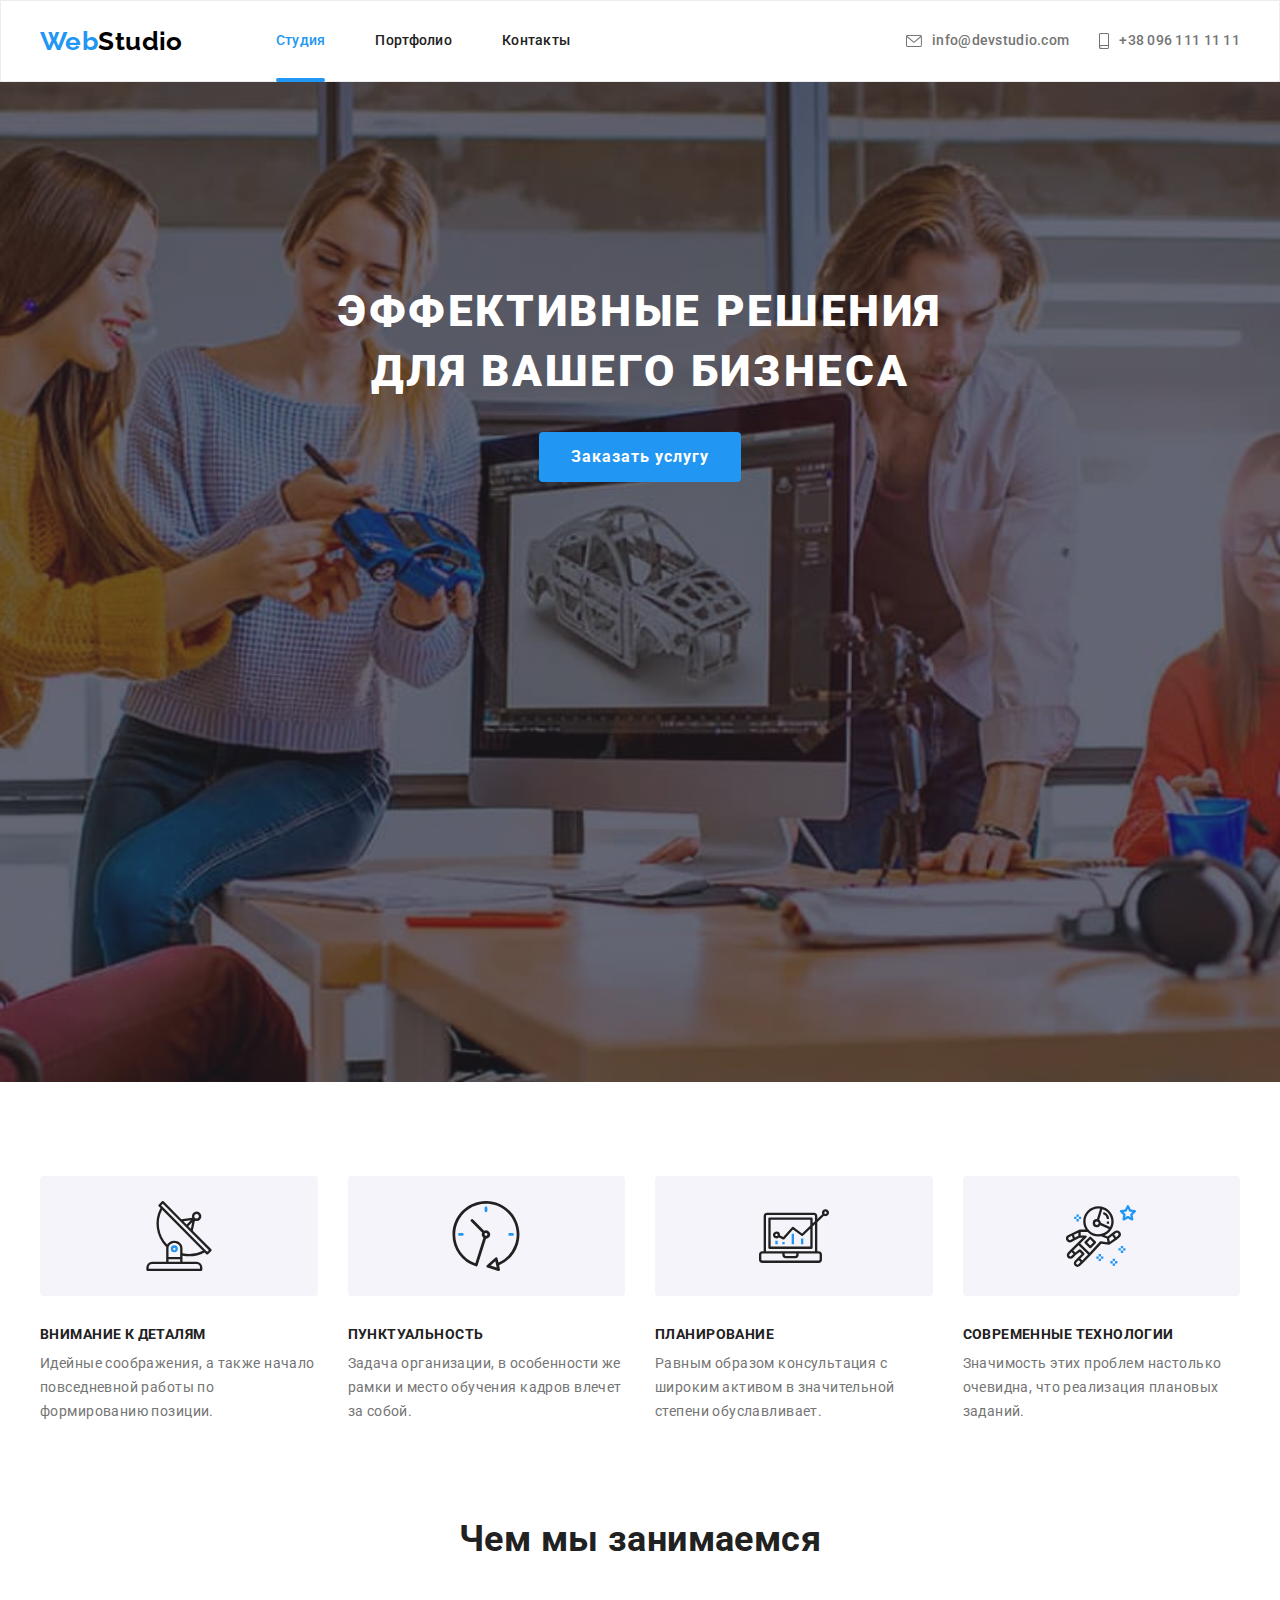
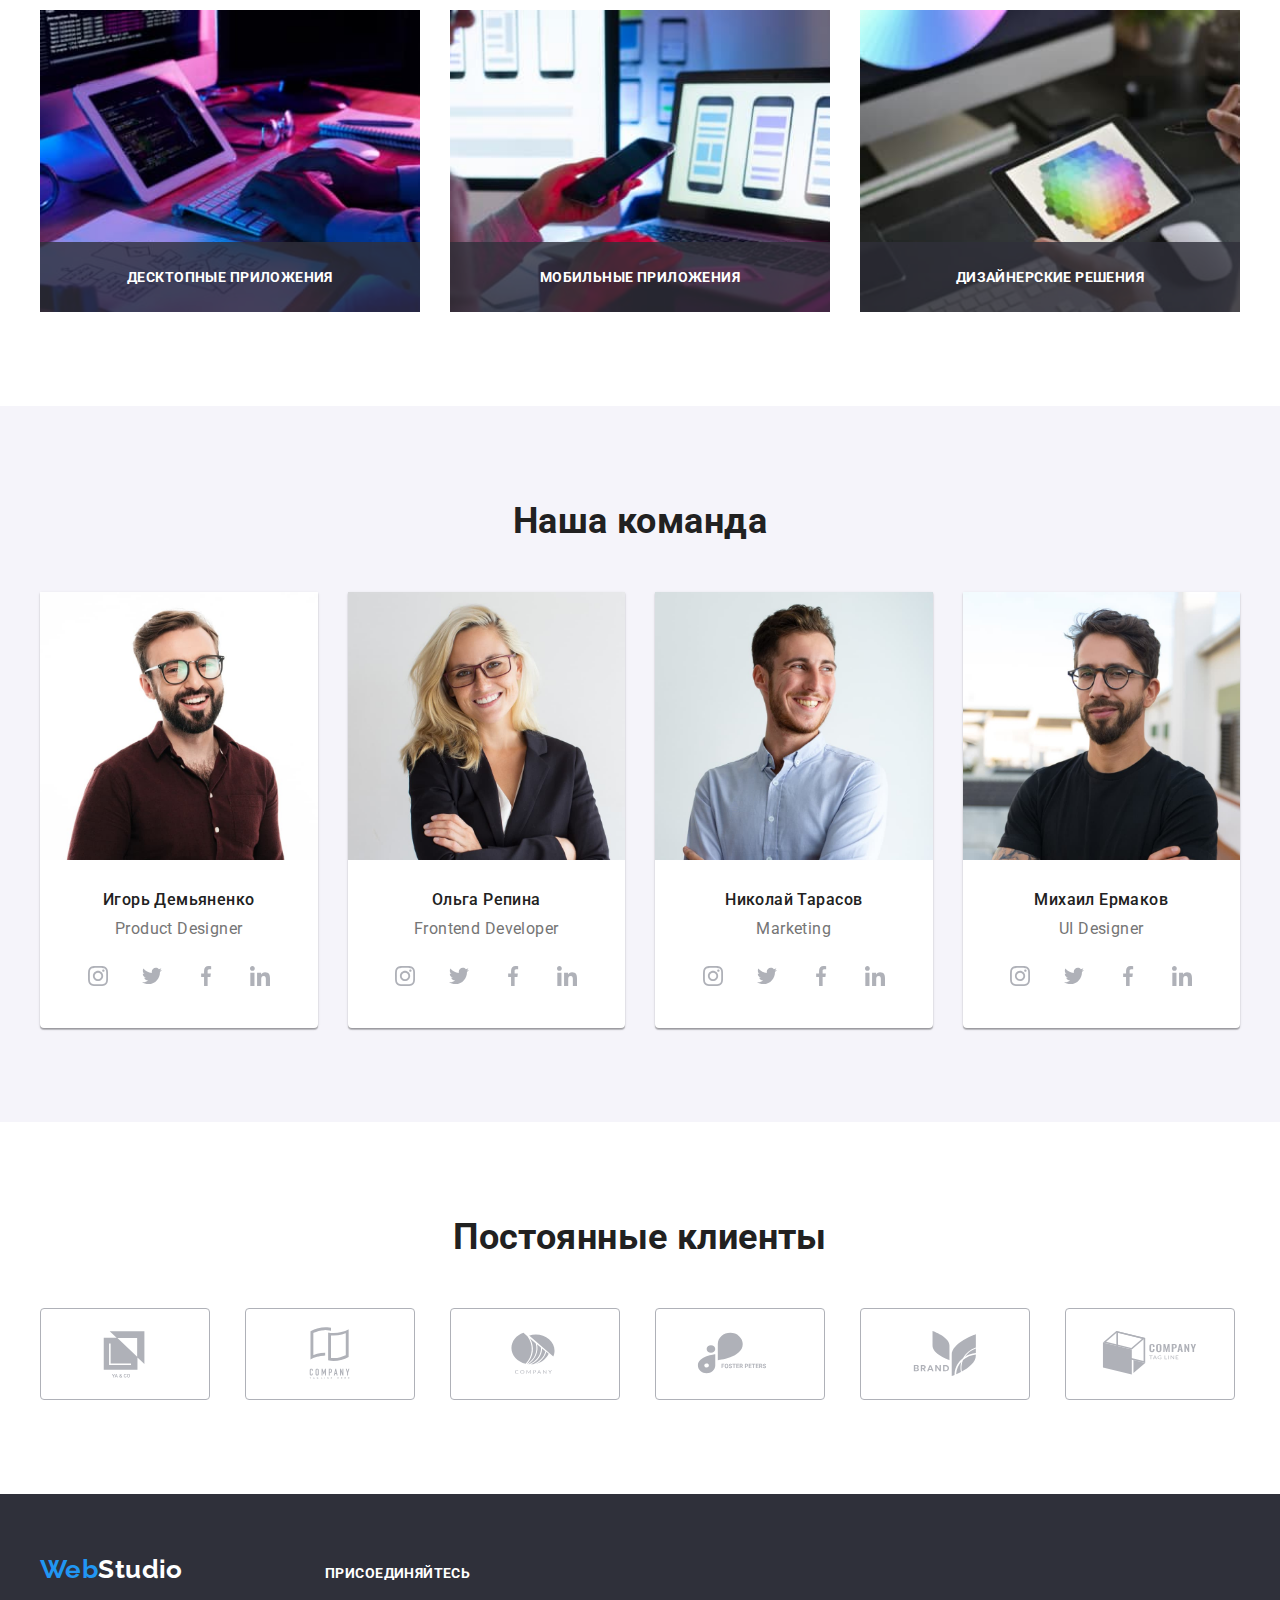
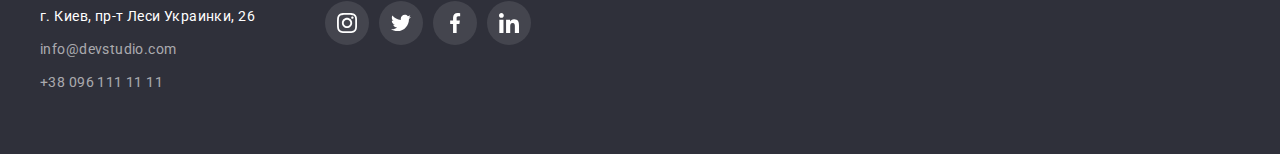
<file: index.html>
<!DOCTYPE html>
<html lang="ru">
<head>
    <meta charset="UTF-8">
    <meta http-equiv="X-UA-Compatible" content="IE=edge">
    <meta name="viewport" content="width=device-width, initial-scale=1.0">
    <title>Homework #2</title>
    <link rel="preconnect" href="https://fonts.googleapis.com">
    <link rel="preconnect" href="https://fonts.gstatic.com" crossorigin>
    <link href="https://fonts.googleapis.com/css2?family=Raleway:wght@700&family=Roboto:wght@400;500;700;900&display=swap" rel="stylesheet" />
    <link rel="stylesheet" href="https://cdnjs.cloudflare.com/ajax/libs/modern-normalize/1.1.0/modern-normalize.min.css" 
    integrity="sha512-wpPYUAdjBVSE4KJnH1VR1HeZfpl1ub8YT/NKx4PuQ5NmX2tKuGu6U/JRp5y+Y8XG2tV+wKQpNHVUX03MfMFn9Q==" 
    crossorigin="anonymous" referrerpolicy="no-referrer" />
    <link rel="stylesheet" href="./css/styles.css" />
</head>
<body>
    <!--Шапка-->
    <header class="header">
        <div class="header-section container">
            <nav class="nav">
                <a href="/" lang="en" class="link logo">
                    Web<span class="logo-header">Studio</span>
                </a>

                <ul class="menu-nav-list list">
                    <li class="menu-nav-item"> <a href="./index.html" class="menu-nav-link link current">Студия</a></li>
                    <li class="menu-nav-item"> <a href="./portfolio.html" class="menu-nav-link link">Портфолио</a></li>
                    <li class="menu-nav-item"> <a href="" class="menu-nav-link link">Контакты</a></li>
                </ul>
            </nav>
            <ul class="contacts-list list">
                <li lang="en" class="contacts-item"><a href="mailto:info@devstudio.com" class="menu-nav-link contacts-link link">
                    <svg class="contacts-icon" width="16" height="12"><use href="images/icons.svg#icon-envelope"></use></svg>
                    <span class="contacts-content">info@devstudio.com</span></a></li>
                <li class="contacts-item"><a href="tel:+380961111111" class="menu-nav-link contacts-link link">
                    <svg class="contacts-icon" width="10" height="16"><use href="images/icons.svg#icon-smartphone"></use></svg>
                    <span class="contacts-content">+38 096 111 11 11</span></a></li>
            </ul>
        </div>
    </header>
    <main>
        <!--Герой-->
        <section class="hero">
            <div class="container">
                <h1 class="hero-title title">Эффективные решения для вашего бизнеса</h1>
                <button type="button" class="hero-button button" data-modal-open>Заказать услугу</button>
            </div>
        </section>
            
        <!--Особенности-->
        <section class="features">
            <div class="container">
            <h2 class="title-hidden">Особенности</h2>
            <ul class="card-set list">
                <li class="features-item item">
                    <h3 class="secondary-title title">Внимание к деталям</h3>
                    <p class="features-text text">Идейные соображения, а также начало повседневной работы по формированию позиции.</p>
                </li>
                <li class="features-item item">
                    <h3 class="secondary-title title">Пунктуальность</h3>
                    <p class="features-text text">Задача организации, в особенности же рамки и место обучения кадров влечет за собой.</p>
                </li>
                <li class="features-item item">
                    <h3 class="secondary-title title">Планирование</h3>
                    <p class="features-text text">Равным образом консультация с широким активом в значительной степени обуславливает.</p>
                </li>
                <li class="features-item item">
                    <h3 class="secondary-title title">Современные технологии</h3>
                    <p class="features-text text">Значимость этих проблем настолько очевидна, что реализация плановых заданий.</p>
                </li>
            </ul>
            </div>
        </section>
        <!--Чем занимаются-->
        <section class="functions section">
            <div class="container">
            <h2 class="section-title title">Чем мы занимаемся</h2>
            <ul class="card-set list">
                <li class="functions-item item">
                    <h3 class="functions-title secondary-title title">Десктопные приложения</h3>
                    <img src="./images/box_1.jpg" alt="программирование" width="370"></li>
                <li class="functions-item item">
                    <h3 class="functions-title secondary-title title">Мобильные приложения</h3>
                    <img src="./images/box_2.jpg" alt="разработка мобильного дизайна" width="370"></li>
                <li class="functions-item item">
                    <h3 class="functions-title secondary-title title">Дизайнерские решения</h3>
                    <img src="./images/box_3.jpg" alt="подбор цветов на палитре" width="370"></li>
            </ul>
            </div>
        </section>
        <!--Команда-->
        <section class="team section">
            <div class="container">
                <h2 class="section-title title">Наша команда</h2>
                <ul class="card-set list">
                    <li class="team-item item">
                        <img src="./images/team_card_1.jpg" alt="Член команды" width="270" class="team-foto">
                            <h3 class="team-name">Игорь Демьяненко</h3>
                            <p lang="en" class="team-text text">Product Designer</p>
                            <ul class="social-list list">
                                <li class="social-item">
                                    <a href="" class="social-link">
                                        <svg class="social-icon" width="20" height="20">
                                            <use href="./images/icons.svg#icon-instagram"></use>
                                        </svg>
                                    </a>
                                </li>
                                <li class="social-item">
                                    <a href="" class="social-link">
                                        <svg class="social-icon" width="20" height="20">
                                            <use href="./images/icons.svg#icon-twitter"></use>
                                        </svg>
                                    </a>
                                </li>
                                <li class="social-item">
                                    <a href="" class="social-link">
                                        <svg class="social-icon" width="20" height="20">
                                            <use href="./images/icons.svg#icon-facebook"></use>
                                        </svg>
                                    </a>
                                </li>
                                <li class="social-item">
                                    <a href="" class="social-link">
                                        <svg class="social-icon" width="20" height="20">
                                            <use href="./images/icons.svg#icon-linkedin"></use>
                                        </svg>
                                    </a>
                                </li>
                            </ul>
                        
                    </li>
                    <li class="team-item item">
                        <img src="./images/team_card_2.jpg" alt="Член команды" width="270" class="team-foto">
                            <h3 class="team-name">Ольга Репина</h3>
                            <p lang="en" class="team-text text">Frontend Developer</p>
                            <ul class="social-list list">
                                <li class="social-item">
                                    <a href="" class="social-link">
                                        <svg class="social-icon" width="20" height="20">
                                            <use href="./images/icons.svg#icon-instagram"></use>
                                        </svg>
                                    </a>
                                </li>
                                <li class="social-item">
                                    <a href="" class="social-link">
                                        <svg class="social-icon" width="20" height="20">
                                            <use href="./images/icons.svg#icon-twitter"></use>
                                        </svg>
                                    </a>
                                </li>
                                <li class="social-item">
                                    <a href="" class="social-link">
                                        <svg class="social-icon" width="20" height="20">
                                            <use href="./images/icons.svg#icon-facebook"></use>
                                        </svg>
                                    </a>
                                </li>
                                <li class="social-item">
                                    <a href="" class="social-link">
                                        <svg class="social-icon" width="20" height="20">
                                            <use href="./images/icons.svg#icon-linkedin"></use>
                                        </svg>
                                    </a>
                                </li>
                            </ul>
                        
                    </li>
                    <li class="team-item item">
                        <img src="./images/team_card_3.jpg" alt="Член команды" width="270" class="team-foto">
                            <h3 class="team-name">Николай Тарасов</h3>
                            <p lang="en" class="team-text text">Marketing</p>
                            <ul class="social-list list">
                                <li class="social-item">
                                    <a href="" class="social-link">
                                        <svg class="social-icon" width="20" height="20">
                                            <use href="./images/icons.svg#icon-instagram"></use>
                                        </svg>
                                    </a>
                                </li>
                                <li class="social-item">
                                    <a href="" class="social-link">
                                        <svg class="social-icon" width="20" height="20">
                                            <use href="./images/icons.svg#icon-twitter"></use>
                                        </svg>
                                    </a>
                                </li>
                                <li class="social-item">
                                    <a href="" class="social-link">
                                        <svg class="social-icon" width="20" height="20">
                                            <use href="./images/icons.svg#icon-facebook"></use>
                                        </svg>
                                    </a>
                                </li>
                                <li class="social-item">
                                    <a href="" class="social-link">
                                        <svg class="social-icon" width="20" height="20">
                                            <use href="./images/icons.svg#icon-linkedin"></use>
                                        </svg>
                                    </a>
                                </li>
                            </ul>
                        
                    </li>
                    <li class="team-item item">
                        <img src="./images/team_card_4.jpg" alt="Член команды" width="270" class="team-foto">
                            <h3 class="team-name">Михаил Ермаков</h3>
                            <p lang="en" class="team-text text">UI Designer</p>
                            <ul class="social-list list">
                                <li class="social-item">
                                    <a href="" class="social-link">
                                        <svg class="social-icon" width="20" height="20">
                                            <use href="./images/icons.svg#icon-instagram"></use>
                                        </svg>
                                    </a>
                                </li>
                                <li class="social-item">
                                    <a href="" class="social-link">
                                        <svg class="social-icon" width="20" height="20">
                                            <use href="./images/icons.svg#icon-twitter"></use>
                                        </svg>
                                    </a>
                                </li>
                                <li class="social-item">
                                    <a href="" class="social-link">
                                        <svg class="social-icon" width="20" height="20">
                                            <use href="./images/icons.svg#icon-facebook"></use>
                                        </svg>
                                    </a>
                                </li>
                                <li class="social-item">
                                    <a href="" class="social-link">
                                        <svg class="social-icon" width="20" height="20">
                                            <use href="./images/icons.svg#icon-linkedin"></use>
                                        </svg>
                                    </a>
                                </li>
                            </ul>
                        
                    </li>
                </ul>
            </div>
        </section>

        <!-- Постоянные клиенты -->
        <section class="clients section">
            <div class="container">
                <h2 class="section-title title">Постоянные клиенты</h2>
                <ul class="card-set list">
                    <li class="clients-item item">
                        <a href="" class="clients-link link">
                            <svg class="clients-icon" width="106" height="60">
                                <use href="./images/icons.svg#icon-logo_company_1"></use>
                            </svg>
                        </a></li>
                    <li class="clients-item item">
                        <a href="" class="clients-link link">
                            <svg class="clients-icon" width="106" height="60">
                                <use href="./images/icons.svg#icon-logo_company_2"></use>
                            </svg>
                        </a></li>
                    <li class="clients-item item">
                        <a href="" class="clients-link link">
                            <svg class="clients-icon" width="106" height="60">
                                <use href="./images/icons.svg#icon-logo_company_3"></use>
                            </svg>
                        </a></li>
                    <li class="clients-item item">
                        <a href="" class="clients-link link">
                            <svg class="clients-icon" width="106" height="60">
                                <use href="./images/icons.svg#icon-logo_company_4"></use>
                            </svg>
                        </a></li>
                    <li class="clients-item item">
                        <a href="" class="clients-link link">
                            <svg class="clients-icon" width="106" height="60">
                                <use href="./images/icons.svg#icon-logo_company_5"></use>
                            </svg>
                        </a></li>
                    <li class="clients-item item">
                        <a href="" class="clients-link link">
                            <svg class="clients-icon" width="106" height="60">
                                <use href="./images/icons.svg#icon-logo_company_6"></use>
                            </svg>
                        </a></li>
                </ul>
            </div>
        </section>
    </main>
    <!--Подвал-->
    <footer class="footer">
        <div class="footer-container container">
            <div class="footer-box">
                <a href="/" lang="en" class="link logo">
                    Web<span class="logo-footer">Studio</span>
                </a>
                <address class="address">
                    <ul class="address-list list">
                        <li class="address-item"><a href="https://goo.gl/maps/B9Vz4qunZjv2nFq8A" target="_blank" rel="noreferrer noopener" class="address-link link adds">г. Киев, пр-т Леси Украинки, 26</a></li>
                        <li lang="en" class="address-item" ><a href="mailto:info@devstudio.com" class="address-link link">info@devstudio.com</a></li>
                        <li class="address-item"><a href="tel:+380961111111" class="address-link link">+38 096 111 11 11</a></li>
                    </ul>  
                </address>
            </div>
            <div class="footer-social footer-box">
                <h3 class="footer-social-title secondary-title title">присоединяйтесь</h3>
                <ul class="social-list list">
                    <li class="social-item">
                        <a href="" class="social-link">
                            <svg class="social-icon" width="20" height="20">
                                <use href="./images/icons.svg#icon-instagram"></use>
                            </svg>
                        </a>
                    </li>
                    <li class="social-item">
                        <a href="" class="social-link">
                            <svg class="social-icon" width="20" height="20">
                                <use href="./images/icons.svg#icon-twitter"></use>
                            </svg>
                        </a>
                    </li>
                    <li class="social-item">
                        <a href="" class="social-link">
                            <svg class="social-icon" width="20" height="20">
                                <use href="./images/icons.svg#icon-facebook"></use>
                            </svg>
                        </a>
                    </li>
                    <li class="social-item">
                        <a href="" class="social-link">
                            <svg class="social-icon" width="20" height="20">
                                <use href="./images/icons.svg#icon-linkedin"></use>
                            </svg>
                        </a>
                    </li>
                </ul>
            </div>
        </div>
    </footer>

    <!-- Модальное окно -->
    <div class="backdrop is-hidden" data-modal>
        <div class="modal">
            <button class="btn-close" data-modal-close>
                <svg class="btn-close-icon" width="18" height="18">
                    <use href="./images/icons.svg#icon-close-btn"></use>
                </svg>
            </button>
        </div>
    </div>

    <script src="./js/modal.js"></script>
    
</body>
</html>
</file>
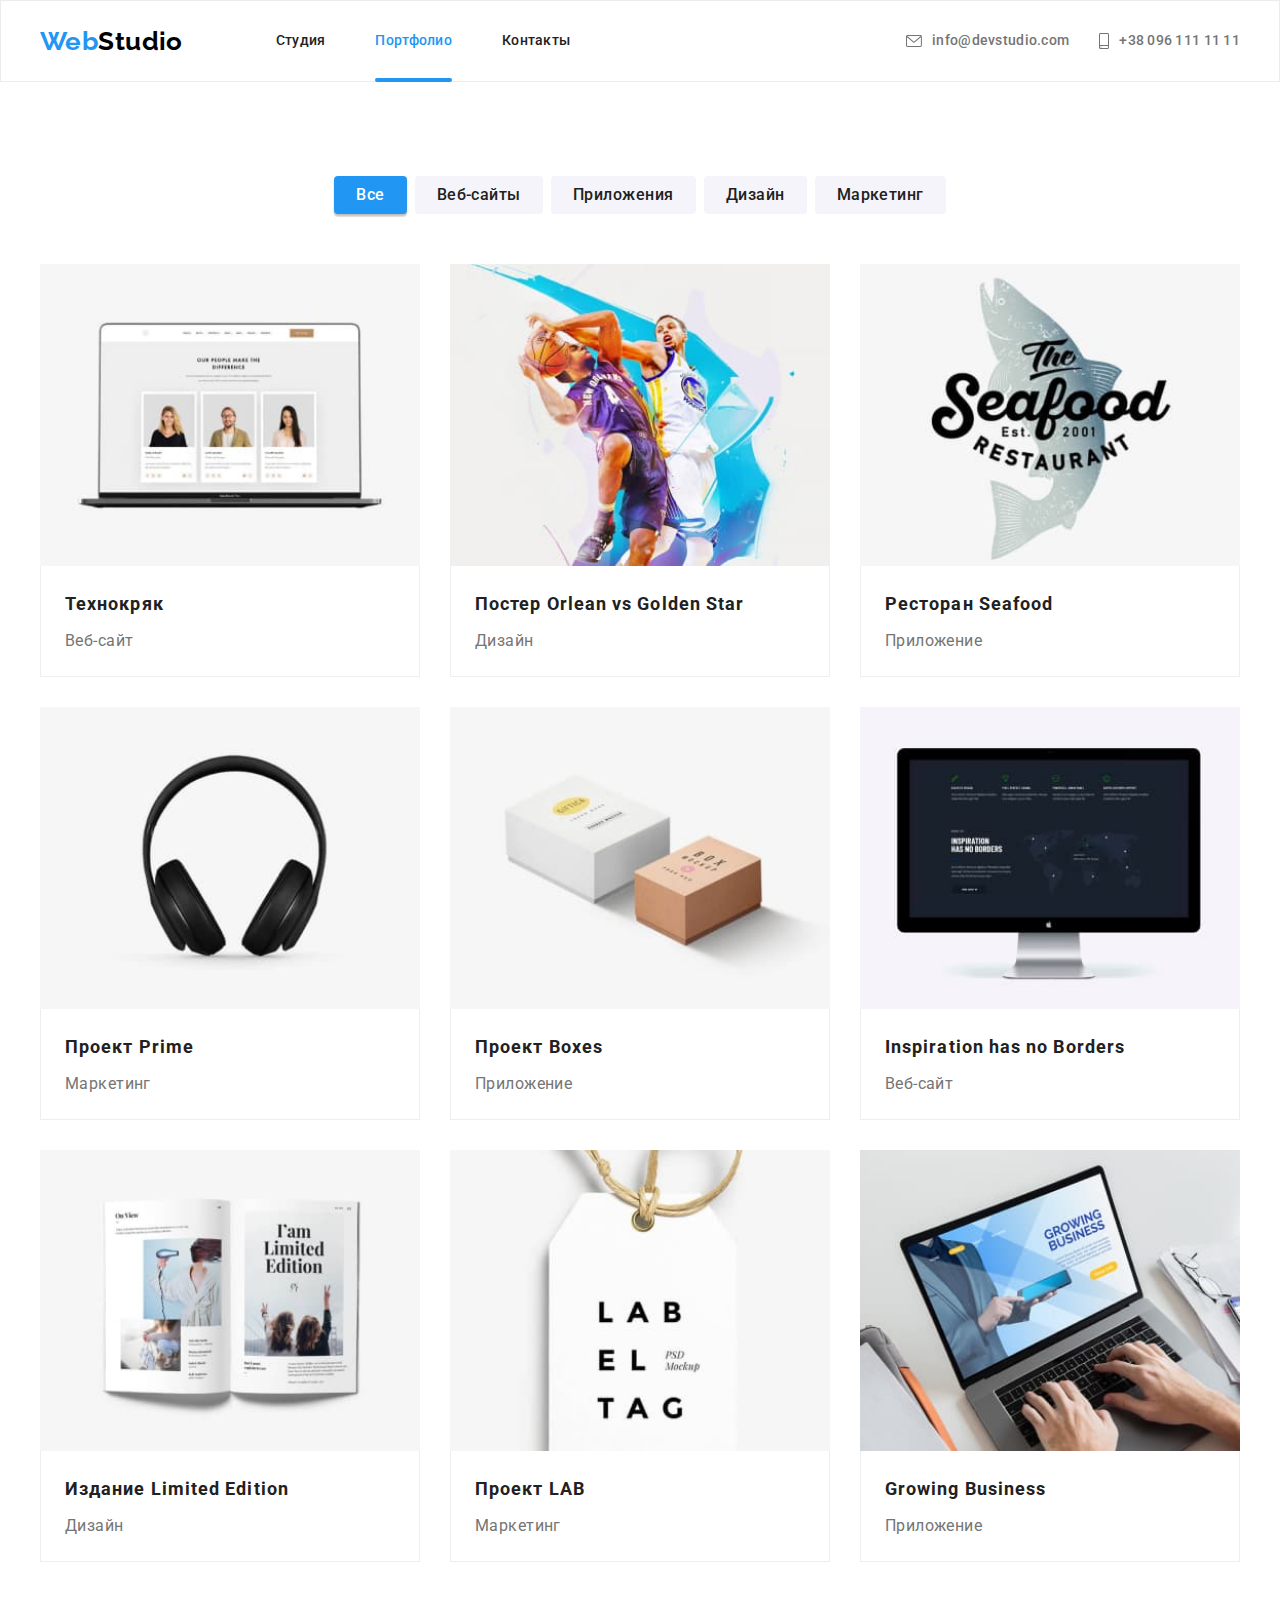
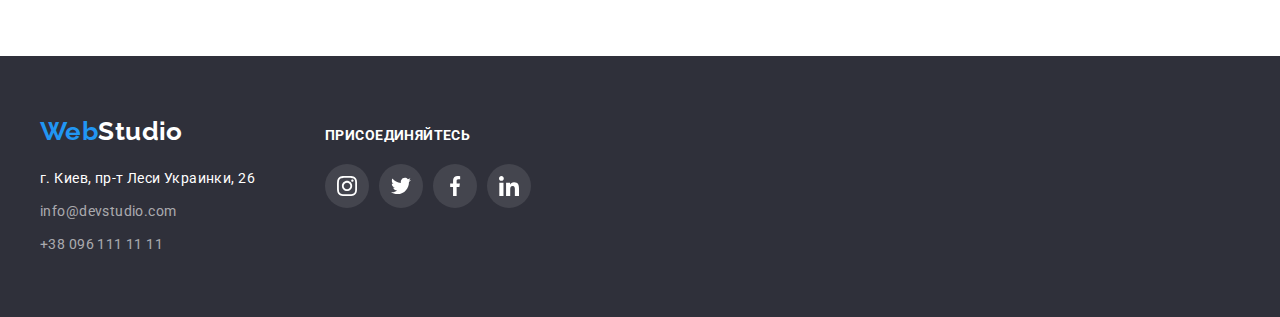
<file: portfolio.html>
<!DOCTYPE html>
<html lang="ru">
<head>
    <meta charset="UTF-8">
    <meta http-equiv="X-UA-Compatible" content="IE=edge">
    <meta name="viewport" content="width=device-width, initial-scale=1.0">
    <title>Homework #2.1</title>
    <link rel="preconnect" href="https://fonts.googleapis.com">
    <link rel="preconnect" href="https://fonts.gstatic.com" crossorigin>
    <link href="https://fonts.googleapis.com/css2?family=Raleway:wght@700&family=Roboto:wght@400;500;700;900&display=swap" rel="stylesheet">
    <link rel="stylesheet" href="https://cdnjs.cloudflare.com/ajax/libs/modern-normalize/1.1.0/modern-normalize.min.css" 
    integrity="sha512-wpPYUAdjBVSE4KJnH1VR1HeZfpl1ub8YT/NKx4PuQ5NmX2tKuGu6U/JRp5y+Y8XG2tV+wKQpNHVUX03MfMFn9Q==" 
    crossorigin="anonymous" referrerpolicy="no-referrer" />    
    <link rel="stylesheet" href="./css/styles.css" />
</head>
<body>
    <!--Шапка-->
    <header class="header">
      <div class="header-section container">
      <nav class="nav">
          <a href="/" lang="en" class="link logo">
              Web<span class="logo-header">Studio</span>
          </a>

          <ul class="menu-nav-list list">
              <li class="menu-nav-item"> <a href="./index.html" class="menu-nav-link link">Студия</a></li>
              <li class="menu-nav-item"> <a href="./portfolio.html" class="menu-nav-link link current">Портфолио</a></li>
              <li class="menu-nav-item"> <a href="" class="menu-nav-link link">Контакты</a></li>
          </ul>
      </nav>
      <ul class="contacts-list list">
        <li lang="en" class="contacts-item"><a href="mailto:info@devstudio.com" class="menu-nav-link contacts-link link">
            <svg class="contacts-icon" width="16" height="12"><use href="images/icons.svg#icon-envelope"></use></svg>
            <span class="contacts-content">info@devstudio.com</span></a></li>
        <li class="contacts-item"><a href="tel:+380961111111" class="menu-nav-link contacts-link link">
            <svg class="contacts-icon" width="10" height="16"><use href="images/icons.svg#icon-smartphone"></use></svg>
            <span class="contacts-content">+38 096 111 11 11</span></a></li>
    </ul>
      </div>
    </header>
    <main>
        <section class="portfolio section">
          <div class="container">
            <h1 class="title-hidden">Портфолио</h1>

            <!-- Фильтр -->
            <h2 class="title-hidden">Фильтр проектов</h2>
            <ul class="filter-list list">
              <li class="filter-item"><button type="button" class="filter-button button current-btn">Все</button></li>
              <li class="filter-item"><button type="button" class="filter-button button">Веб-сайты</button></li>
              <li class="filter-item"><button type="button" class="filter-button button">Приложения</button></li>
              <li class="filter-item"><button type="button" class="filter-button button">Дизайн</button></li>
              <li class="filter-item"><button type="button" class="filter-button button">Маркетинг</button></li>
            </ul>

            <!-- Примеры проектов -->
            <h2 class="title-hidden">Примеры проектов</h2>
            <ul class="card-set list">
              <li class="project-item item">
                <a href="" class="project-link link" target="_blank" rel="noreferrer noopener">
                  <div class="project-thumb">
                    <div class="project-overlay">
                      <p class="project-thumb-text">Технокряк это современная площадка распространения коронавируса. Компании используют эту платформу для цифрового шпионажа и атак на защищённые сервера конкурентов.</p>
                    </div>
                    <img src="./images/project_1.jpg" alt="Ноутбук" width="370">
                  </div>
                  <div class="project-caption">
                    <h3 class="project-title title">Технокряк</h3>
                    <p class="project-text text">Веб-сайт</p>
                  </div>
                </a>
              </li>
              <li class="project-item item">
                <a href="" class="project-link link" target="_blank" rel="noreferrer noopener">
                  <div class="project-thumb">
                    <div class="project-overlay">
                      <p class="project-thumb-text">Технокряк это современная площадка распространения коронавируса. Компании используют эту платформу для цифрового шпионажа и атак на защищённые сервера конкурентов.</p>
                    </div>
                    <img src="./images/project_2.jpg" alt="Баскетболисты" width="370">
                  </div>
                  <div class="project-caption">
                    <h3 class="project-title title">Постер <span lang="en">Orlean vs Golden Star</span></h3>
                    <p class="project-text text">Дизайн</p>
                  </div>
                </a>
              </li>
              <li class="project-item item">
                <a href="" class="project-link link" target="_blank" rel="noreferrer noopener">
                  <div class="project-thumb">
                    <div class="project-overlay">
                      <p class="project-thumb-text">Технокряк это современная площадка распространения коронавируса. Компании используют эту платформу для цифрового шпионажа и атак на защищённые сервера конкурентов.</p>
                    </div>
                    <img src="./images/project_3.jpg" alt="Логотип ресторана" width="370">
                  </div>
                  <div class="project-caption">
                    <h3 class="project-title title">Ресторан <span lang="en">Seafood</span></h3>
                    <p class="project-text text">Приложение</p>
                  </div>
                </a>
              </li>
              <li class="project-item item">
                <a href="" class="project-link link" target="_blank" rel="noreferrer noopener">
                  <div class="project-thumb">
                    <div class="project-overlay">
                      <p class="project-thumb-text">Технокряк это современная площадка распространения коронавируса. Компании используют эту платформу для цифрового шпионажа и атак на защищённые сервера конкурентов.</p>
                    </div>
                    <img src="./images/project_4.jpg" alt="Наушники" width="370">
                  </div>
                  <div class="project-caption">
                    <h3 class="project-title title">Проект <span lang="en">Prime</span></h3>
                    <p class="project-text text">Маркетинг</p>
                  </div>
                </a>
              </li>
              <li class="project-item item">
                <a href="" class="project-link link" target="_blank" rel="noreferrer noopener">
                  <div class="project-thumb">
                    <div class="project-overlay">
                      <p class="project-thumb-text">Технокряк это современная площадка распространения коронавируса. Компании используют эту платформу для цифрового шпионажа и атак на защищённые сервера конкурентов.</p>
                    </div>
                    <img src="./images/project_5.jpg" alt="Две коробки" width="370">
                  </div>
                  <div class="project-caption">
                    <h3 class="project-title title">Проект <span lang="en">Boxes</span></h3>
                    <p class="project-text text">Приложение</p>
                  </div>
                </a>
              </li>
              <li class="project-item item">
                <a href="" class="project-link link" target="_blank" rel="noreferrer noopener">
                  <div class="project-thumb">
                    <div class="project-overlay">
                      <p class="project-thumb-text">Технокряк это современная площадка распространения коронавируса. Компании используют эту платформу для цифрового шпионажа и атак на защищённые сервера конкурентов.</p>
                    </div>
                    <img src="./images/project_6.jpg" alt="Монитор" width="370">
                  </div>
                  <div class="project-caption">
                    <h3 class="project-title title" lang="en">Inspiration has no Borders</h3>
                    <p class="project-text text">Веб-сайт</p>
                  </div>
                </a>
              </li>
              <li class="project-item item">
                <a href="" class="project-link link" target="_blank" rel="noreferrer noopener">
                  <div class="project-thumb">
                    <div class="project-overlay">
                      <p class="project-thumb-text">Технокряк это современная площадка распространения коронавируса. Компании используют эту платформу для цифрового шпионажа и атак на защищённые сервера конкурентов.</p>
                    </div>
                    <img src="./images/project_7.jpg" alt="Журнал" width="370">
                  </div>
                    <div class="project-caption">
                    <h3 class="project-title title">Издание <span lang="en">Limited Edition</span></h3>
                    <p class="project-text text">Дизайн</p>
                  </div>
                </a>
              </li>
              <li class="project-item item">
                <a href="" class="project-link link" target="_blank" rel="noreferrer noopener">
                  <div class="project-thumb">
                    <div class="project-overlay">
                      <p class="project-thumb-text">Технокряк это современная площадка распространения коронавируса. Компании используют эту платформу для цифрового шпионажа и атак на защищённые сервера конкурентов.</p>
                    </div>
                    <img src="./images/project_8.jpg" alt="Бирка" width="370">
                  </div>
                  <div class="project-caption">
                    <h3 class="project-title title">Проект <span lang="en">LAB</span></h3>
                    <p class="project-text text">Маркетинг</p>
                  </div>
                </a>
              </li>
              <li class="project-item item">
                <a href="" class="project-link link" target="_blank" rel="noreferrer noopener">
                  <div class="project-thumb">
                    <div class="project-overlay">
                      <p class="project-thumb-text">Технокряк это современная площадка распространения коронавируса. Компании используют эту платформу для цифрового шпионажа и атак на защищённые сервера конкурентов.</p>
                    </div>
                    <img src="./images/project_9.jpg" alt="Ноутбук" width="370">
                  </div>
                  <div class="project-caption">
                    <h3 class="project-title title" lang="en">Growing Business</h3>
                    <p class="project-text text">Приложение</p>
                  </div>
                </a>
              </li>
            </ul>
          </div>
        </section>
    </main>
    <!--Подвал-->
    <footer class="footer">
      <div class="footer-container container">
          <div class="footer-box">
              <a href="/" lang="en" class="link logo">
                  Web<span class="logo-footer">Studio</span>
              </a>
              <address class="address">
                  <ul class="address-list list">
                      <li class="address-item"><a href="https://goo.gl/maps/B9Vz4qunZjv2nFq8A" target="_blank" rel="noreferrer noopener" class="address-link link adds">г. Киев, пр-т Леси Украинки, 26</a></li>
                      <li lang="en" class="address-item" ><a href="mailto:info@devstudio.com" class="address-link link">info@devstudio.com</a></li>
                      <li class="address-item"><a href="tel:+380961111111" class="address-link link">+38 096 111 11 11</a></li>
                  </ul>  
              </address>
          </div>
          <div class="footer-social footer-box">
              <h3 class="footer-social-title secondary-title title">присоединяйтесь</h3>
              <ul class="social-list list">
                  <li class="social-item">
                      <a href="" class="social-link">
                          <svg class="social-icon" width="20" height="20">
                              <use href="./images/icons.svg#icon-instagram"></use>
                          </svg>
                      </a>
                  </li>
                  <li class="social-item">
                      <a href="" class="social-link">
                          <svg class="social-icon" width="20" height="20">
                              <use href="./images/icons.svg#icon-twitter"></use>
                          </svg>
                      </a>
                  </li>
                  <li class="social-item">
                      <a href="" class="social-link">
                          <svg class="social-icon" width="20" height="20">
                              <use href="./images/icons.svg#icon-facebook"></use>
                          </svg>
                      </a>
                  </li>
                  <li class="social-item">
                      <a href="" class="social-link">
                          <svg class="social-icon" width="20" height="20">
                              <use href="./images/icons.svg#icon-linkedin"></use>
                          </svg>
                      </a>
                  </li>
              </ul>
          </div>
      </div>
  </footer>
    
</body>
</html>
</file>
<file: css/styles.css>
/* цвет заголовков #212121 */
/* цвет текста #757575 */
/* белый  #FFFFFF */
/* акцент #2196F3*/

:root {
    --primary-text-color: #757575;
    --title-text-color: #212121;
    --accent-color: #2196F3;
    --primery-bg-color: #FFFFFF;
    --secondary-bg-color: #2F303A;
    --additional-bg-color: #F5F4FA;
    --header-logo-color: #000;
    --social-icon-color: #AFB1B8;
    --overlay-color: rgba(33, 150, 243, 0.9);
    --functions-bg-color: rgba(47, 48, 58, 0.8);
    --gradient-color: rgba(47, 48, 58, 0.4);
    --address-color: rgba(255, 255, 255, 0.6);
    --social-link-bg-color: rgba(255, 255, 255, 0.1);
    --backdrop-bg-color: rgba(0, 0, 0, 0.2);
    --card-gap: 30px;
    --card-item: 3;
    --timing-function: cubic-bezier(0.4, 0, 0.2, 1);
    --transit-time: 250ms;
} 

/* Reset */

p, h1, h2, h3 {
    margin: 0;
}

.link {
    display: block;
    text-decoration: none;
    color: inherit;
}
 
.list {
    list-style: none;
    padding: 0;
    margin: 0;
}

img {
    display: block;
    width: 100%;
    height: auto;
}


body {
    margin: 0;
    color: var(--primary-text-color);
    background-color: var(--primery-bg-color);
    font-family: 'Roboto', sans-serif;
    font-style: normal;
    font-weight: 400;
    font-size: 14px;
    line-height: 1.71;
    letter-spacing: 0.03em;
}



.title {
    color: var(--title-text-color);
    padding: 0;
    margin: 0;

}

.title-hidden {
    position: absolute;
    white-space: nowrap;
    width: 1px;
    height: 1px;
    margin: -1px;
    padding: 0;
    overflow: hidden;
    border: 0;
    clip: rect(0 0 0 0);
    clip-path: inset(50%);
}

.button {
    font-family: inherit;
    cursor: pointer;
    border-radius: 4px;
    border-width: 0;
} 

.container {
    margin-left: auto;
    margin-right: auto;
    width: 1200px;
    padding-left: 15px;
    padding-right: 15px;
}



/* -------- Header ------- */

.header {
    border: 1px solid #ECECEC;
}

.header-section {
    display: flex;
    align-items: center;
}

.nav,
.contacts-list,
.menu-nav-list {
    display: flex;
    align-items: center;
}

/* Logo */

.logo {
    color: var(--accent-color);
    font-family: "Raleway", sans-serif;
    font-weight: 700;
    font-size: 26px;
    line-height: 1.19;
}

.logo-header {
    color: var(--header-logo-color);
}

.logo-footer {
    color: var(--primery-bg-color);
}

/* navigation */

.menu-nav-list {
    margin-left: 93px;
    color: var(--title-text-color);
}

.menu-nav-item:not(:last-child) {
    margin-right: 50px;
}

.menu-nav-link {
    position: relative;
    padding-top: 32px;
    padding-bottom: 32px;
    font-weight: 500;
    font-size: 14px;
    line-height: 1.14;
    letter-spacing: 0.02em;
    transition: color var(--transit-time) var(--timing-function);
}

.menu-nav-link.current::after {
    position: absolute;
    display: block;
    left: 0;
    bottom: -1px;
    content: "";
    height: 4px;
    width: 100%;
    background-color: currentColor;
    border-radius: 2px;
}

.menu-nav-link:hover, 
.menu-nav-link:focus,
.menu-nav-link.current {
    color: var(--accent-color);
}

/* contacts header*/

.contacts-list {
    margin-left: auto;
} 

.contacts-item:not(:last-child) {
    margin-right: 30px;
}

.contacts-link {
    display: flex;
    align-items: center;
}

.contacts-icon {
    margin-right: 10px;
    fill: currentColor;
}

/* Section hero */

.hero {
    padding-top: 200px;
    padding-bottom: 200px;
    text-align: center;
    max-width: 1600px;
    height: 600px;
    margin-left: auto;
    margin-right: auto;
    background-color: var(--secondary-bg-color);
    background-image: 
    linear-gradient(var(--gradient-color), var(--gradient-color)),
    url('../images/overlay_img.jpg');
    background-repeat: no-repeat;
    background-position: center;
    background-size: cover;
}
.hero-title {
    max-width: 696px;
    margin-bottom: 30px;
    margin-right: auto;
    margin-left: auto;
    color: var(--primery-bg-color);
    font-weight: 900;
    font-size: 44px;
    line-height: 1.36;
    letter-spacing: 0.06em;
    text-transform: uppercase;
}
.hero-button {
    padding: 10px 32px;
    color: var(--primery-bg-color);
    background-color: var(--accent-color);
    font-weight: 700;
    font-size: 16px;
    line-height: 1.87;
    align-items: center;
    letter-spacing: 0.06em;
    transition: background-color var(--transit-time) var(--timing-function);
}
.hero-button:hover,
.hero-button:focus {
    background-color: #188CE8;   
}

/* Section features */

.features {
    padding-top: 94px;
    --card-item: 4;
}

.features-item::before {
    display: block;
    content: "";
    height: 120px;
    border-radius: 4px;
    margin-bottom: var(--card-gap);
    background-size: 70px;
    background-repeat: no-repeat;
    background-position: center;
    background-color: var(--additional-bg-color);
}

.features-item:nth-child(1)::before {
    background-image: url('../images/antenna.svg');
}
.features-item:nth-child(2)::before {
    background-image: url('../images/clock.svg');
}
.features-item:nth-child(3)::before {
    background-image: url('../images/diagram.svg');
}
.features-item:nth-child(4)::before {
    background-image: url('../images/astronaut.svg');
}

.card-set {
    display: flex;
    flex-wrap: wrap;
    margin-top: calc(-1 * var(--card-gap));
    margin-left: calc(-1 * var(--card-gap));
}

.item {
    flex-basis: calc(100% / var(--card-item) - var(--card-gap));
    margin-top: var(--card-gap);
    margin-left: var(--card-gap);
} 

.secondary-title {
    margin-bottom: 10px;
    font-size: 14px;
    line-height: 1.17;
    text-transform: uppercase;
}

/* Section functions */

.section {
    padding-top: 94px;
    padding-bottom: 94px;
}

.section-title {
    margin-bottom: 50px;
    font-size: 36px;
    line-height: 1.17;
    text-align: center;
}

.functions-item {
    position: relative;
}

.functions-title {
    position: absolute;
    bottom: 0;
    margin-bottom: 0;
    text-align: center;
    padding: 27px 0;
    width: 100%;
    color: var(--primery-bg-color);
    background-color: var(--functions-bg-color);
}


/* Section team */ 

.team {
    background-color: var(--additional-bg-color);
    --card-item: 4;
}

.team-item {
    background-color: var(--primery-bg-color);
    padding-bottom: 30px;
    box-shadow: 0px 1px 3px rgba(0, 0, 0, 0.12), 0px 1px 1px rgba(0, 0, 0, 0.14), 0px 2px 1px rgba(0, 0, 0, 0.2);
    border-radius: 0px 0px 4px 4px;
}

.team-foto {
    margin-bottom: var(--card-gap);
}

.team-name {
    margin-bottom: 10px;
    color: var(--title-text-color);
    font-weight: 500;
}

.team-text,
.team-name {
    font-size: 16px;
    line-height: 1.19;
    text-align: center;
}

.social-list {
    display: flex;
    justify-content: center;
    margin-top: 16px;
}

.social-item:not(:last-child) {
    margin-right: 10px;
}

.social-link {
    display: flex;
    justify-content: center;
    align-items: center;
    width: 44px;
    height: 44px;
    border-radius: 50%;
    background-color: var(--primery-bg-color);
    color: var(--social-icon-color);
    transition: background-color var(--transit-time) var(--timing-function),
    color var(--transit-time) var(--timing-function);
}

.social-icon {
    fill: currentColor;
}

.social-link:hover,
.social-link:focus {
    background-color: var(--accent-color);
    color: var(--primery-bg-color);
}


/* Section clients */

.clients {
    --card-item: 6; 
}

.clients-link {
    display: flex;
    justify-content: center;
    align-items: center;
    width: 170px;
    height: 92px;
    border: 1px solid var(--social-icon-color);
    box-sizing: border-box;
    border-radius: 4px;
    color: var(--social-icon-color);
    transition: border-color var(--transit-time) var(--timing-function),
    color var(--transit-time) var(--timing-function);
}

.clients-icon {
    fill: currentColor;
}

.clients-link:hover,
.clients-link:focus {
    border-color: var(--accent-color);
    color: var(--accent-color);
}


/* footer */

.footer {
    padding-top: 60px;
    padding-bottom: 60px;
    background-color: var(--secondary-bg-color);
}

.footer-container {
    display: flex;
    align-items: baseline;
}

.footer-box:not(:last-child) {
    margin-right: 70px;
}

.footer .logo {
    display: block;
    margin-bottom: 20px;
}
.address {
    font-style: normal;
    font-size: 14px;
    line-height: 1.71;
}
.address-item:not(:last-child) {
    margin-bottom: 9px;
}
.address-link {
    color: var(--address-color);
    transition: color var(--transit-time) var(--timing-function);
}
.address-link.adds {
    color: var(--primery-bg-color);
}
.address-link:hover, 
.address-link:focus {
    color: var(--accent-color);
}

.footer-social-title {
    color: var(--primery-bg-color);
    margin-bottom: 0;
}

.footer-social .social-list {
    margin-top: 20px;
}

.footer-social .social-link {
    background-color: var(--social-link-bg-color);
    color: var(--primery-bg-color);
    transition: background-color var(--transit-time) var(--timing-function);
}

.footer-social .social-link:hover,
.footer-social .social-link:focus {
    background-color: var(--accent-color);
}

/* modal window */

.backdrop {
    position: fixed;
    top: 0;
    left: 0;
    width: 100%;
    height: 100%;
    background-color: var(--backdrop-bg-color);

    transition: visibility var(--transit-time) var(--timing-function),
    opacity var(--transit-time) var(--timing-function);
} 

.backdrop.is-hidden {
    visibility: hidden;
    opacity: 0;
    pointer-events: none;
}

.backdrop.is-hidden .modal {
    transform: translate(-50%, -50%) scale(1.1);
}

.modal,
.btn-close-icon {
    position: absolute;
    top: 50%;
    left: 50%;
}

.modal {
    width: 528px;
    height: 581px; 
    background-color: var(--primery-bg-color);
    border-radius: 4px;

    transform: translate(-50%, -50%) scale(1);
    transition: transform var(--transit-time) var(--timing-function);
}

.btn-close {
    position: absolute;
    top: 8px;
    right: 8px;
    width: 30px;
    height: 30px;
    padding: 0;
    margin-left: auto;
    background-color: var(--primery-bg-color);
    border: 1px solid rgba(0, 0, 0, 0.1);
    border-radius: 50%;
    color: var(--header-logo-color);
    transition: border-color var(--transit-time) var(--timing-function),
    color var(--transit-time) var(--timing-function);
}

.btn-close-icon {
    fill: currentColor;
    transform: translate(-50%, -50%); 
} 

.btn-close:hover,
.btn-close:focus {
    border-color: var(--accent-color);
    color: var(--accent-color);
}


/*-------------- Page portfolio ------------ */

/* filter */
.filter-list {
    display: flex;
    justify-content: center;
    margin-bottom: 50px;
}

.filter-item:not(:last-child) {
    margin-right: 8px;
}
    
.filter-button {
    padding: 6px 22px 6px 22px;
    color: var(--title-text-color);
    background-color: var(--additional-bg-color);
    font-weight: 500;
    font-size: 16px;
    line-height: 1.62;
    text-align: center;
    letter-spacing: 0.03em;
    transition: background-color var(--transit-time) var(--timing-function),
    color var(--transit-time) var(--timing-function),
    box-shadow var(--transit-time) var(--timing-function);
}

.filter-button:hover,
.filter-button:focus,
.current-btn {
    color: var(--primery-bg-color);
    background-color: var(--accent-color);
    box-shadow: 0px 3px 1px rgba(0, 0, 0, 0.1), 0px 1px 2px rgba(0, 0, 0, 0.08), 0px 2px 2px rgba(0, 0, 0, 0.12);
}

/* project */

.project-thumb {
    position: relative;
    overflow: hidden;
}

.project-overlay {
    position: absolute;
    top: 0;
    left: 0;
    width: 100%;
    height: 100%;
    background-color: var(--overlay-color);
    padding: 63px 24px;
    transform: translateY(100%);
    transition: transform var(--transit-time) var(--timing-function);
}

.project-link:hover .project-overlay,
.project-link:focus .project-overlay {
    transform: translateY(0);
}

.project-thumb-text {
    color: var(--primery-bg-color);
    font-size: 18px;
    line-height: 1.56;
}


.project-caption {
    padding: 20px 24px;
    border: 1px solid #EEEEEE;
    border-top: 0;
}

.project-title {
    font-size: 18px;
    line-height: 2;
    letter-spacing: 0.06em;   
} 

.project-text {
    margin-top: 4px;
    color: inherit;
    font-size: 16px;
    line-height: 1.87;
}

.project-link {
    transition: box-shadow var(--transit-time) var(--timing-function);
}

.project-link:hover,
.project-link:focus {
    box-shadow: 0px 1px 1px rgba(0, 0, 0, 0.12), 0px 4px 4px rgba(0, 0, 0, 0.06), 1px 4px 6px rgba(0, 0, 0, 0.16);
}
</file>
